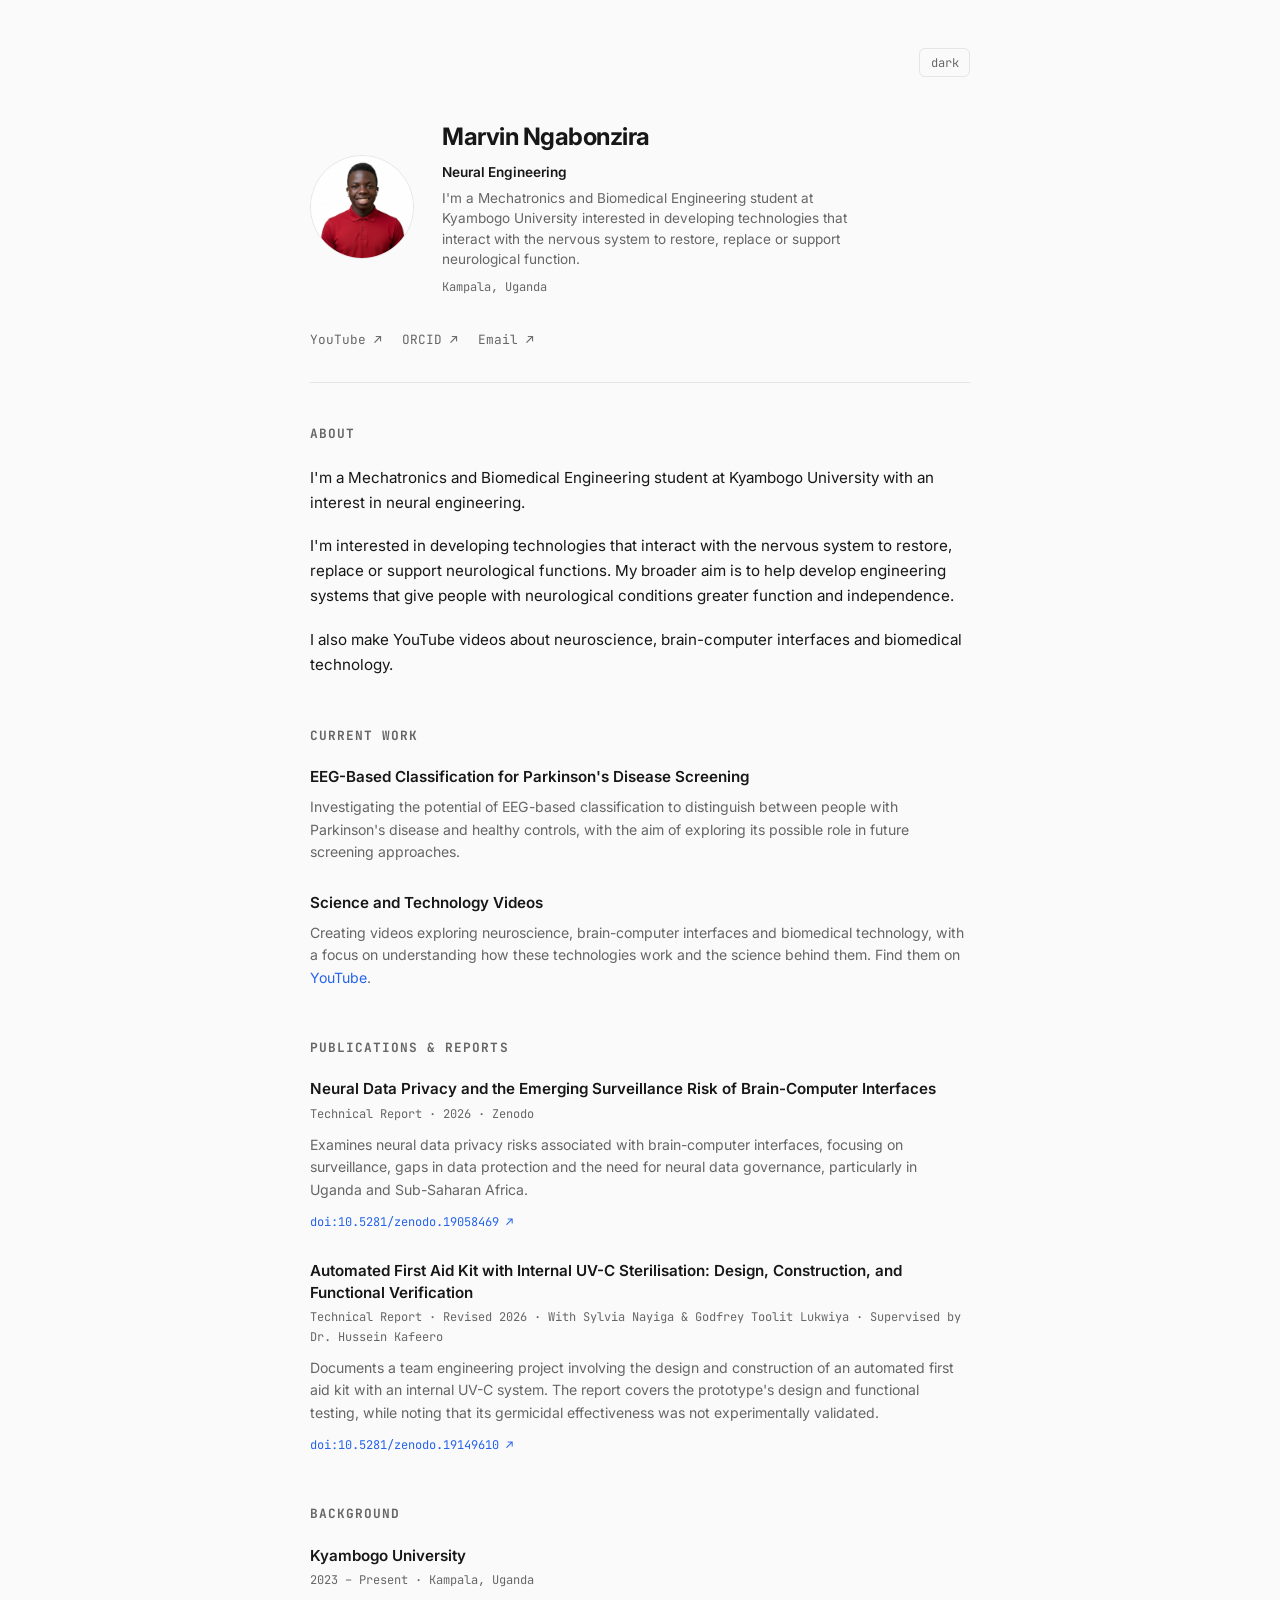
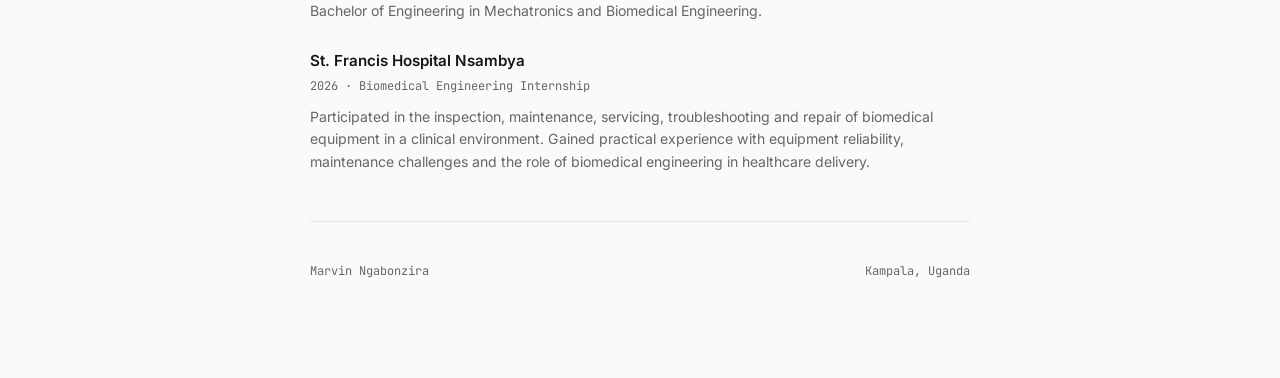
<file: index.html>
<!DOCTYPE html>
<html lang="en">
<head>
  <meta charset="UTF-8">
  <meta name="viewport" content="width=device-width, initial-scale=1.0">
  <title>Marvin Ngabonzira | Neural Engineering</title>
  <meta name="description" content="Marvin Ngabonzira is a Mechatronics and Biomedical Engineering student at Kyambogo University interested in neural engineering and technologies that interact with the nervous system.">
  <link rel="icon" href="assets/marvin1.ico" type="image/x-icon">

  <!-- Open Graph / Link Previews -->
  <meta property="og:type" content="website">
  <meta property="og:url" content="https://myscienceblueprint.com/">
  <meta property="og:title" content="Marvin Ngabonzira">
  <meta property="og:description" content="Mechatronics and Biomedical Engineering student at Kyambogo University interested in neural engineering.">
  <meta property="og:image" content="https://myscienceblueprint.com/assets/marvin1.png">

  <!-- Twitter Card -->
  <meta name="twitter:card" content="summary">
  <meta name="twitter:title" content="Marvin Ngabonzira">
  <meta name="twitter:description" content="Mechatronics and Biomedical Engineering student at Kyambogo University interested in neural engineering.">
  <meta name="twitter:image" content="https://myscienceblueprint.com/assets/marvin1.png">

  <!-- Instant Theme Setter (prevents white flash) -->
  <script>
    (function() {
      const saved = localStorage.getItem('theme');
      const prefersDark = window.matchMedia('(prefers-color-scheme: dark)').matches;
      document.documentElement.setAttribute('data-theme', saved || (prefersDark ? 'dark' : 'light'));
    })();
  </script>

  <!-- Clean, readable fonts -->
  <link rel="preconnect" href="https://fonts.googleapis.com">
  <link rel="preconnect" href="https://fonts.gstatic.com" crossorigin>
  <link href="https://fonts.googleapis.com/css2?family=Inter:wght@400;500;600;700&family=JetBrains+Mono:wght@400;500&display=swap" rel="stylesheet">

  <style>
    /* ============================================================
       DESIGN SYSTEM - CLEAN EDITORIAL (LIGHT + REFINED DARK)
       ============================================================ */
    :root {
      --bg: #fafafa;
      --surface: #ffffff;
      --text: #171717;
      --text-muted: #666666;
      --border: #e5e5e5;
      --border-hover: #b3b3b3;
      --accent: #2563eb;
      --accent-hover: #1d4ed8;
      --tag-bg: #f3f4f6;
      --font-sans: 'Inter', -apple-system, BlinkMacSystemFont, sans-serif;
      --font-mono: 'JetBrains Mono', monospace;
    }

    [data-theme="dark"] {
      --bg: #111215;
      --surface: #18191e;
      --text: #ededed;
      --text-muted: #8c9099;
      --border: #262830;
      --border-hover: #3e414e;
      --accent: #60a5fa;
      --accent-hover: #93c5fd;
      --tag-bg: #1c1e24;
    }

    *, *::before, *::after {
      box-sizing: border-box;
      margin: 0;
      padding: 0;
    }

    html {
      font-size: 16px;
      scroll-behavior: smooth;
      -webkit-font-smoothing: antialiased;
    }

    body {
      background-color: var(--bg);
      color: var(--text);
      font-family: var(--font-sans);
      line-height: 1.65;
      transition: background-color 0.2s ease, color 0.2s ease;
      padding: 3rem 1.5rem 6rem;
    }

    .wrapper {
      max-width: 660px;
      margin: 0 auto;
    }

    /* Header & Top Bar */
    .top-bar {
      display: flex;
      justify-content: flex-end;
      margin-bottom: 2.5rem;
    }

    .theme-toggle {
      background: none;
      border: 1px solid var(--border);
      border-radius: 6px;
      padding: 0.35rem 0.65rem;
      font-family: var(--font-mono);
      font-size: 0.75rem;
      color: var(--text-muted);
      cursor: pointer;
      transition: all 0.15s ease;
    }

    .theme-toggle:hover {
      color: var(--text);
      border-color: var(--border-hover);
    }

    /* Profile / Intro */
    .profile-header {
      display: flex;
      align-items: center;
      gap: 1.75rem;
      margin-bottom: 2rem;
    }

    .avatar {
      width: 104px;
      height: 104px;
      border-radius: 50%;
      object-fit: cover;
      object-position: top center;
      border: 1px solid var(--border);
      flex-shrink: 0;
    }

    .profile-info h1 {
      font-size: 1.5rem;
      font-weight: 700;
      letter-spacing: -0.02em;
      margin-bottom: 0.25rem;
    }

    .profile-field {
      font-size: 0.85rem;
      font-weight: 600;
      margin-bottom: 0.3rem;
    }

    .profile-intro {
      font-size: 0.85rem;
      color: var(--text-muted);
      line-height: 1.5;
      margin-bottom: 0.5rem;
      max-width: 440px;
    }

    .profile-location {
      font-family: var(--font-mono);
      font-size: 0.75rem;
      color: var(--text-muted);
    }

    /* Links Bar */
    .nav-links {
      display: flex;
      flex-wrap: wrap;
      gap: 1.25rem;
      padding-bottom: 2rem;
      border-bottom: 1px solid var(--border);
      margin-bottom: 2.5rem;
    }

    .nav-link {
      font-family: var(--font-mono);
      font-size: 0.8rem;
      color: var(--text-muted);
      text-decoration: none;
      transition: color 0.15s ease;
    }

    .nav-link:hover {
      color: var(--accent);
    }

    /* Content Typography */
    h2 {
      font-size: 0.8rem;
      font-family: var(--font-mono);
      text-transform: uppercase;
      letter-spacing: 0.08em;
      color: var(--text-muted);
      margin-bottom: 1.25rem;
    }

    p {
      font-size: 0.95rem;
      color: var(--text);
      margin-bottom: 1.15rem;
    }

    strong {
      font-weight: 600;
      color: var(--text);
    }

    a {
      color: var(--accent);
      text-decoration: none;
    }

    a:hover {
      text-decoration: underline;
    }

    section {
      margin-bottom: 3rem;
    }

    /* Item Blocks (Work, Papers, Experience) */
    .item-list {
      display: flex;
      flex-direction: column;
      gap: 1.75rem;
    }

    .item {
      display: flex;
      flex-direction: column;
      gap: 0.35rem;
    }

    .item-title {
      font-size: 0.95rem;
      font-weight: 600;
      line-height: 1.4;
    }

    .item-meta {
      font-family: var(--font-mono);
      font-size: 0.75rem;
      color: var(--text-muted);
    }

    .item-desc {
      font-size: 0.88rem;
      color: var(--text-muted);
      line-height: 1.6;
      margin-top: 0.2rem;
      margin-bottom: 0;
    }

    .item-link {
      font-family: var(--font-mono);
      font-size: 0.75rem;
      margin-top: 0.35rem;
      display: inline-block;
    }

    /* Footer */
    footer {
      padding-top: 2.5rem;
      border-top: 1px solid var(--border);
      display: flex;
      justify-content: space-between;
      align-items: center;
      font-family: var(--font-mono);
      font-size: 0.75rem;
      color: var(--text-muted);
      flex-wrap: wrap;
      gap: 0.75rem;
    }

    @media (max-width: 540px) {
      body {
        padding: 2rem 1.2rem 4rem;
      }
      .profile-header {
        flex-direction: column;
        align-items: flex-start;
        gap: 1rem;
      }
      .avatar {
        width: 88px;
        height: 88px;
      }
    }
  </style>
</head>
<body>

  <div class="wrapper">
    <!-- Top Theme Toggle -->
    <div class="top-bar">
      <button class="theme-toggle" id="theme-toggle" aria-label="Toggle visual theme">
        theme
      </button>
    </div>

    <!-- Profile Header -->
    <header class="profile-header">
      <img src="assets/marvin1.png" alt="Marvin Ngabonzira" class="avatar" width="104" height="104">
      <div class="profile-info">
        <h1>Marvin Ngabonzira</h1>
        <div class="profile-field">Neural Engineering</div>
        <p class="profile-intro">I'm a Mechatronics and Biomedical Engineering student at Kyambogo University interested in developing technologies that interact with the nervous system to restore, replace or support neurological function.</p>
        <div class="profile-location">Kampala, Uganda</div>
      </div>
    </header>

    <!-- Clean Direct Links -->
    <nav class="nav-links" aria-label="Social and academic links">
      <a href="https://www.youtube.com/@marvinngabonzira" target="_blank" rel="noopener" class="nav-link">YouTube ↗</a>
      <a href="https://orcid.org/0009-0000-2708-2825" target="_blank" rel="noopener" class="nav-link">ORCID ↗</a>
      <a href="mailto:marvin@myscienceblueprint.com" class="nav-link">Email ↗</a>
    </nav>

    <!-- Bio -->
    <section aria-labelledby="sec-about">
      <h2 id="sec-about">About</h2>
      <p>
        I'm a Mechatronics and Biomedical Engineering student at Kyambogo University with an interest in neural engineering.
      </p>
      <p>
        I'm interested in developing technologies that interact with the nervous system to restore, replace or support neurological functions. My broader aim is to help develop engineering systems that give people with neurological conditions greater function and independence.
      </p>
      <p>
        I also make YouTube videos about neuroscience, brain-computer interfaces and biomedical technology.
      </p>
    </section>

    <!-- Current Work -->
    <section aria-labelledby="sec-current">
      <h2 id="sec-current">Current Work</h2>
      <div class="item-list">
        <div class="item">
          <div class="item-title">EEG-Based Classification for Parkinson's Disease Screening</div>
          <div class="item-desc">
            Investigating the potential of EEG-based classification to distinguish between people with Parkinson's disease and healthy controls, with the aim of exploring its possible role in future screening approaches.
          </div>
        </div>
        <div class="item">
          <div class="item-title">Science and Technology Videos</div>
          <div class="item-desc">
            Creating videos exploring neuroscience, brain-computer interfaces and biomedical technology, with a focus on understanding how these technologies work and the science behind them. Find them on <a href="https://www.youtube.com/@marvinngabonzira" target="_blank" rel="noopener">YouTube</a>.
          </div>
        </div>
      </div>
    </section>

    <!-- Research & Publications -->
    <section aria-labelledby="sec-research">
      <h2 id="sec-research">Publications & Reports</h2>
      <div class="item-list">

        <article class="item">
          <div class="item-title">Neural Data Privacy and the Emerging Surveillance Risk of Brain-Computer Interfaces</div>
          <div class="item-meta">Technical Report · 2026 · Zenodo</div>
          <div class="item-desc">
            Examines neural data privacy risks associated with brain-computer interfaces, focusing on surveillance, gaps in data protection and the need for neural data governance, particularly in Uganda and Sub-Saharan Africa.
          </div>
          <a href="https://doi.org/10.5281/zenodo.19058469" target="_blank" rel="noopener" class="item-link">
            doi:10.5281/zenodo.19058469 ↗
          </a>
        </article>

        <article class="item">
          <div class="item-title">Automated First Aid Kit with Internal UV-C Sterilisation: Design, Construction, and Functional Verification</div>
          <div class="item-meta">Technical Report · Revised 2026 · With Sylvia Nayiga & Godfrey Toolit Lukwiya · Supervised by Dr. Hussein Kafeero</div>
          <div class="item-desc">
            Documents a team engineering project involving the design and construction of an automated first aid kit with an internal UV-C system. The report covers the prototype's design and functional testing, while noting that its germicidal effectiveness was not experimentally validated.
          </div>
          <a href="https://doi.org/10.5281/zenodo.19149610" target="_blank" rel="noopener" class="item-link">
            doi:10.5281/zenodo.19149610 ↗
          </a>
        </article>

      </div>
    </section>

    <!-- Background & Experience -->
    <section aria-labelledby="sec-background">
      <h2 id="sec-background">Background</h2>
      <div class="item-list">
        <div class="item">
          <div class="item-title">Kyambogo University</div>
          <div class="item-meta">2023 – Present · Kampala, Uganda</div>
          <div class="item-desc">
            Bachelor of Engineering in Mechatronics and Biomedical Engineering.
          </div>
        </div>
        <div class="item">
          <div class="item-title">St. Francis Hospital Nsambya</div>
          <div class="item-meta">2026 · Biomedical Engineering Internship</div>
          <div class="item-desc">
            Participated in the inspection, maintenance, servicing, troubleshooting and repair of biomedical equipment in a clinical environment. Gained practical experience with equipment reliability, maintenance challenges and the role of biomedical engineering in healthcare delivery.
          </div>
        </div>
      </div>
    </section>

    <!-- Footer -->
    <footer>
      <span>Marvin Ngabonzira</span>
      <span>Kampala, Uganda</span>
    </footer>
  </div>

  <!-- Minimal Dark/Light Mode Switcher -->
<script>
  (function() {
    const toggleBtn = document.getElementById('theme-toggle');
    const root = document.documentElement;

    function syncButton() {
      const isDark = root.getAttribute('data-theme') === 'dark';
      toggleBtn.textContent = isDark ? 'light' : 'dark';
    }

    // Set initial button label
    syncButton();

    toggleBtn.addEventListener('click', function() {
      const isDark = root.getAttribute('data-theme') === 'dark';
      const nextTheme = isDark ? 'light' : 'dark';
      root.setAttribute('data-theme', nextTheme);
      localStorage.setItem('theme', nextTheme);
      syncButton();
    });
  })();
</script>
  
</body>
</html>
</file>
